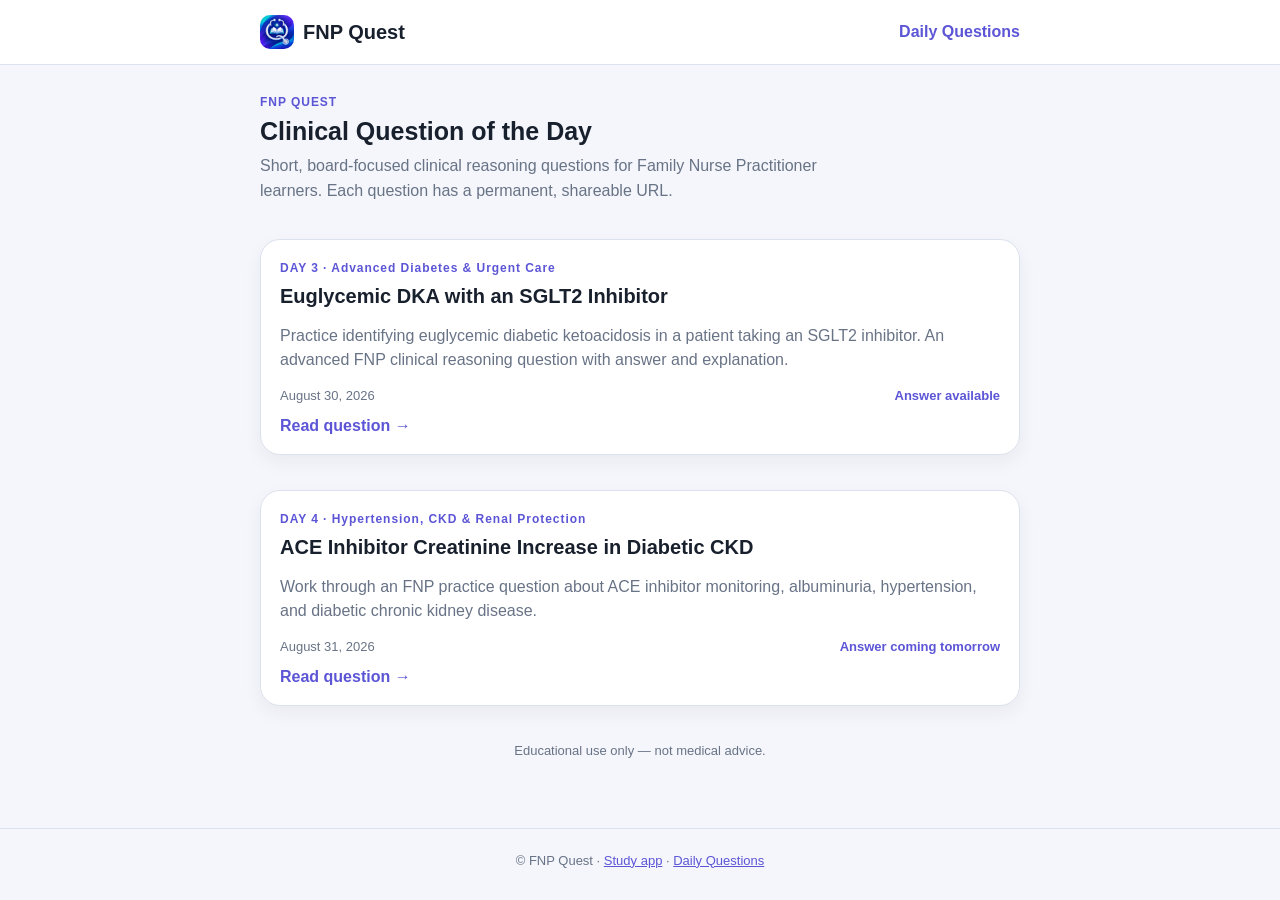
<file: daily-questions/index.html>
<!doctype html>
<html lang="en">
<head>
<meta charset="utf-8">
<meta name="viewport" content="width=device-width, initial-scale=1">
<meta name="theme-color" content="#332f78">
<meta name="description" content="Daily FNP clinical reasoning questions with permanent URLs, answer explanations, and clinical pearls.">
<meta name="google-site-verification" content="kCByl6_BlW4AxO4kpNWgG6kLkItAocLATnYZ11fbhNI">
<link rel="canonical" href="https://fnpquest.github.io/daily-questions/">
<meta property="og:type" content="website">
<meta property="og:site_name" content="FNP Quest">
<meta property="og:title" content="Daily Clinical Questions | FNP Quest">
<meta property="og:description" content="Daily FNP clinical reasoning questions with permanent URLs, answer explanations, and clinical pearls.">
<meta property="og:url" content="https://fnpquest.github.io/daily-questions/">
<meta property="og:image" content="https://fnpquest.github.io/assets/icons/app-icon-v1-512.png">
<meta property="og:image:alt" content="FNP Quest logo">
<meta name="twitter:card" content="summary">
<meta name="twitter:title" content="Daily Clinical Questions | FNP Quest">
<meta name="twitter:description" content="Daily FNP clinical reasoning questions with permanent URLs, answer explanations, and clinical pearls.">
<title>Daily Clinical Questions | FNP Quest</title>
<link rel="stylesheet" href="/css/styles.css?v=16.16">
<link rel="stylesheet" href="/daily-questions/daily-questions.css?v=16.16">
<script type="application/ld+json">{"@context":"https://schema.org","@type":"CollectionPage","name":"Daily Clinical Questions | FNP Quest","description":"Crawlable daily FNP clinical reasoning questions and answer explanations.","url":"https://fnpquest.github.io/daily-questions/","isPartOf":{"@type":"WebSite","name":"FNP Quest","url":"https://fnpquest.github.io/"}}</script>
</head>
<body>
<header class="dq-header"><div class="dq-container dq-header-inner"><a class="dq-brand" href="/" aria-label="FNP Quest home"><img src="/assets/icons/app-icon-v1-192.png" alt=""> <span>FNP Quest</span></a><a class="dq-archive-link" href="/daily-questions/">Daily Questions</a></div></header>
<main class="dq-container dq-main">
<p class="dq-kicker">FNP QUEST</p>
<h1>Clinical Question of the Day</h1>
<p class="dq-intro">Short, board-focused clinical reasoning questions for Family Nurse Practitioner learners. Each question has a permanent, shareable URL.</p>
<section class="dq-archive-list" aria-label="Daily Questions archive"><article class="dq-archive-card card"><p class="dq-kicker">DAY 3 · Advanced Diabetes &amp; Urgent Care</p><h2><a href="/daily-questions/day-3-euglycemic-dka/">Euglycemic DKA with an SGLT2 Inhibitor</a></h2><p>Practice identifying euglycemic diabetic ketoacidosis in a patient taking an SGLT2 inhibitor. An advanced FNP clinical reasoning question with answer and explanation.</p><div class="dq-archive-meta"><time datetime="2026-08-30">August 30, 2026</time><span>Answer available</span></div><a class="dq-read-link" href="/daily-questions/day-3-euglycemic-dka/">Read question →</a></article>
<article class="dq-archive-card card"><p class="dq-kicker">DAY 4 · Hypertension, CKD &amp; Renal Protection</p><h2><a href="/daily-questions/day-4-ace-inhibitor-creatinine/">ACE Inhibitor Creatinine Increase in Diabetic CKD</a></h2><p>Work through an FNP practice question about ACE inhibitor monitoring, albuminuria, hypertension, and diabetic chronic kidney disease.</p><div class="dq-archive-meta"><time datetime="2026-08-31">August 31, 2026</time><span>Answer coming tomorrow</span></div><a class="dq-read-link" href="/daily-questions/day-4-ace-inhibitor-creatinine/">Read question →</a></article></section>
<p class="dq-disclaimer">Educational use only — not medical advice.</p>
</main>
<footer class="dq-footer"><div class="dq-container">© FNP Quest · <a href="/">Study app</a> · <a href="/daily-questions/">Daily Questions</a></div></footer><script src="/daily-questions/daily-questions.js?v=16.16"></script>
</body>
</html>
</file>
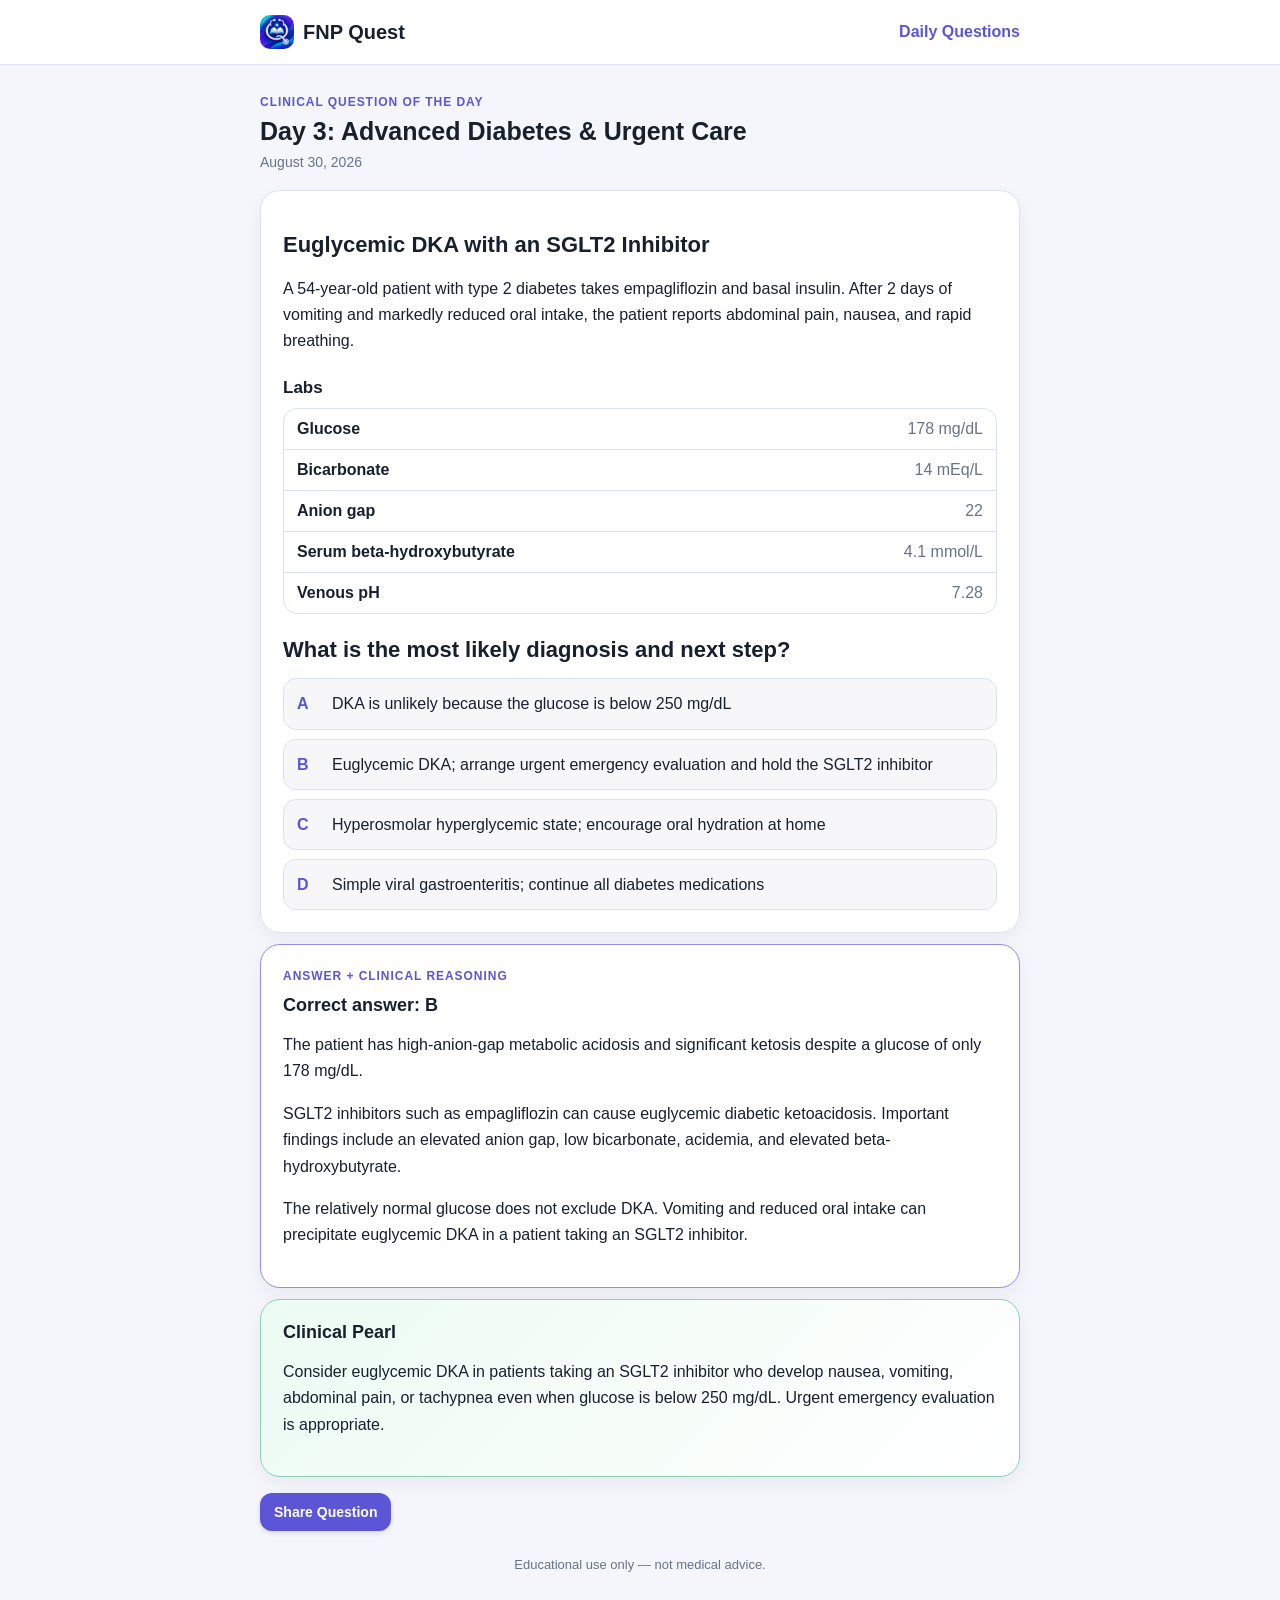
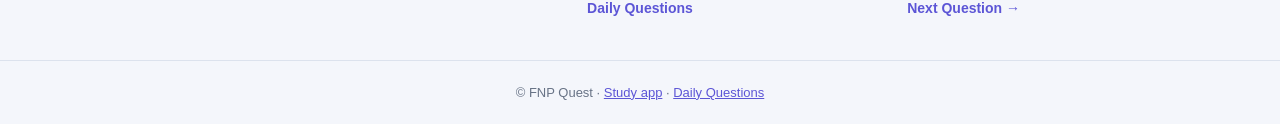
<file: daily-questions/day-3-euglycemic-dka/index.html>
<!doctype html>
<html lang="en">
<head>
<meta charset="utf-8">
<meta name="viewport" content="width=device-width, initial-scale=1">
<meta name="theme-color" content="#332f78">
<meta name="description" content="Practice identifying euglycemic diabetic ketoacidosis in a patient taking an SGLT2 inhibitor. An advanced FNP clinical reasoning question with answer and explanation.">
<meta name="google-site-verification" content="kCByl6_BlW4AxO4kpNWgG6kLkItAocLATnYZ11fbhNI">
<link rel="canonical" href="https://fnpquest.github.io/daily-questions/day-3-euglycemic-dka/">
<meta property="og:type" content="website">
<meta property="og:site_name" content="FNP Quest">
<meta property="og:title" content="Euglycemic DKA with SGLT2 Inhibitor | FNP Practice Question">
<meta property="og:description" content="Practice identifying euglycemic diabetic ketoacidosis in a patient taking an SGLT2 inhibitor. An advanced FNP clinical reasoning question with answer and explanation.">
<meta property="og:url" content="https://fnpquest.github.io/daily-questions/day-3-euglycemic-dka/">
<meta property="og:image" content="https://fnpquest.github.io/assets/icons/app-icon-v1-512.png">
<meta property="og:image:alt" content="FNP Quest logo">
<meta name="twitter:card" content="summary">
<meta name="twitter:title" content="Euglycemic DKA with SGLT2 Inhibitor | FNP Practice Question">
<meta name="twitter:description" content="Practice identifying euglycemic diabetic ketoacidosis in a patient taking an SGLT2 inhibitor. An advanced FNP clinical reasoning question with answer and explanation.">
<title>Euglycemic DKA with SGLT2 Inhibitor | FNP Practice Question</title>
<link rel="stylesheet" href="/css/styles.css?v=16.16">
<link rel="stylesheet" href="/daily-questions/daily-questions.css?v=16.16">
<script type="application/ld+json">{"@context":"https://schema.org","@type":"WebPage","name":"Euglycemic DKA with SGLT2 Inhibitor | FNP Practice Question","description":"Practice identifying euglycemic diabetic ketoacidosis in a patient taking an SGLT2 inhibitor. An advanced FNP clinical reasoning question with answer and explanation.","url":"https://fnpquest.github.io/daily-questions/day-3-euglycemic-dka/","datePublished":"2026-08-30","isPartOf":{"@type":"WebSite","name":"FNP Quest","url":"https://fnpquest.github.io/"},"about":{"@type":"Thing","name":"Advanced Diabetes & Urgent Care"},"mainEntity":{"@type":"Question","name":"What is the most likely diagnosis and next step?","acceptedAnswer":{"@type":"Answer","text":"B. The patient has high-anion-gap metabolic acidosis and significant ketosis despite a glucose of only 178 mg/dL. SGLT2 inhibitors such as empagliflozin can cause euglycemic diabetic ketoacidosis. Important findings include an elevated anion gap, low bicarbonate, acidemia, and elevated beta-hydroxybutyrate. The relatively normal glucose does not exclude DKA. Vomiting and reduced oral intake can precipitate euglycemic DKA in a patient taking an SGLT2 inhibitor."}}}</script>
</head>
<body>
<header class="dq-header"><div class="dq-container dq-header-inner"><a class="dq-brand" href="/" aria-label="FNP Quest home"><img src="/assets/icons/app-icon-v1-192.png" alt=""> <span>FNP Quest</span></a><a class="dq-archive-link" href="/daily-questions/">Daily Questions</a></div></header>
<main class="dq-container dq-main">
<p class="dq-kicker">CLINICAL QUESTION OF THE DAY</p>
<h1>Day 3: Advanced Diabetes &amp; Urgent Care</h1>
<p class="dq-date"><time datetime="2026-08-30">August 30, 2026</time></p>
<article class="dq-question card">
<h2>Euglycemic DKA with an SGLT2 Inhibitor</h2>
<div class="dq-scenario"><p>A 54-year-old patient with type 2 diabetes takes empagliflozin and basal insulin. After 2 days of vomiting and markedly reduced oral intake, the patient reports abdominal pain, nausea, and rapid breathing.</p></div>
<section class="dq-labs" aria-label="Clinical findings"><h2>Labs</h2><dl><div><dt>Glucose</dt><dd>178 mg/dL</dd></div><div><dt>Bicarbonate</dt><dd>14 mEq/L</dd></div><div><dt>Anion gap</dt><dd>22</dd></div><div><dt>Serum beta-hydroxybutyrate</dt><dd>4.1 mmol/L</dd></div><div><dt>Venous pH</dt><dd>7.28</dd></div></dl></section>
<h2 class="dq-prompt">What is the most likely diagnosis and next step?</h2>
<ol class="dq-choices"><li><span class="dq-choice-label">A</span><span>DKA is unlikely because the glucose is below 250 mg/dL</span></li><li><span class="dq-choice-label">B</span><span>Euglycemic DKA; arrange urgent emergency evaluation and hold the SGLT2 inhibitor</span></li><li><span class="dq-choice-label">C</span><span>Hyperosmolar hyperglycemic state; encourage oral hydration at home</span></li><li><span class="dq-choice-label">D</span><span>Simple viral gastroenteritis; continue all diabetes medications</span></li></ol>
</article>
<section class="dq-answer card"><p class="dq-kicker">ANSWER + CLINICAL REASONING</p><h2>Correct answer: B</h2><p>The patient has high-anion-gap metabolic acidosis and significant ketosis despite a glucose of only 178 mg/dL.</p><p>SGLT2 inhibitors such as empagliflozin can cause euglycemic diabetic ketoacidosis. Important findings include an elevated anion gap, low bicarbonate, acidemia, and elevated beta-hydroxybutyrate.</p><p>The relatively normal glucose does not exclude DKA. Vomiting and reduced oral intake can precipitate euglycemic DKA in a patient taking an SGLT2 inhibitor.</p></section><section class="dq-pearl card"><h2>Clinical Pearl</h2><p>Consider euglycemic DKA in patients taking an SGLT2 inhibitor who develop nausea, vomiting, abdominal pain, or tachypnea even when glucose is below 250 mg/dL. Urgent emergency evaluation is appropriate.</p></section>
<div class="dq-actions"><button type="button" class="dq-share-button" data-share-title="Day 3: Euglycemic DKA with an SGLT2 Inhibitor">Share Question</button><span class="dq-share-status" role="status" aria-live="polite"></span></div>
<p class="dq-disclaimer">Educational use only — not medical advice.</p>
<nav class="dq-pagination" aria-label="Daily question navigation"><span></span><a href="/daily-questions/">Daily Questions</a><a href="/daily-questions/day-4-ace-inhibitor-creatinine/">Next Question →</a></nav>
</main>
<footer class="dq-footer"><div class="dq-container">© FNP Quest · <a href="/">Study app</a> · <a href="/daily-questions/">Daily Questions</a></div></footer><script src="/daily-questions/daily-questions.js?v=16.16"></script>
</body>
</html>
</file>
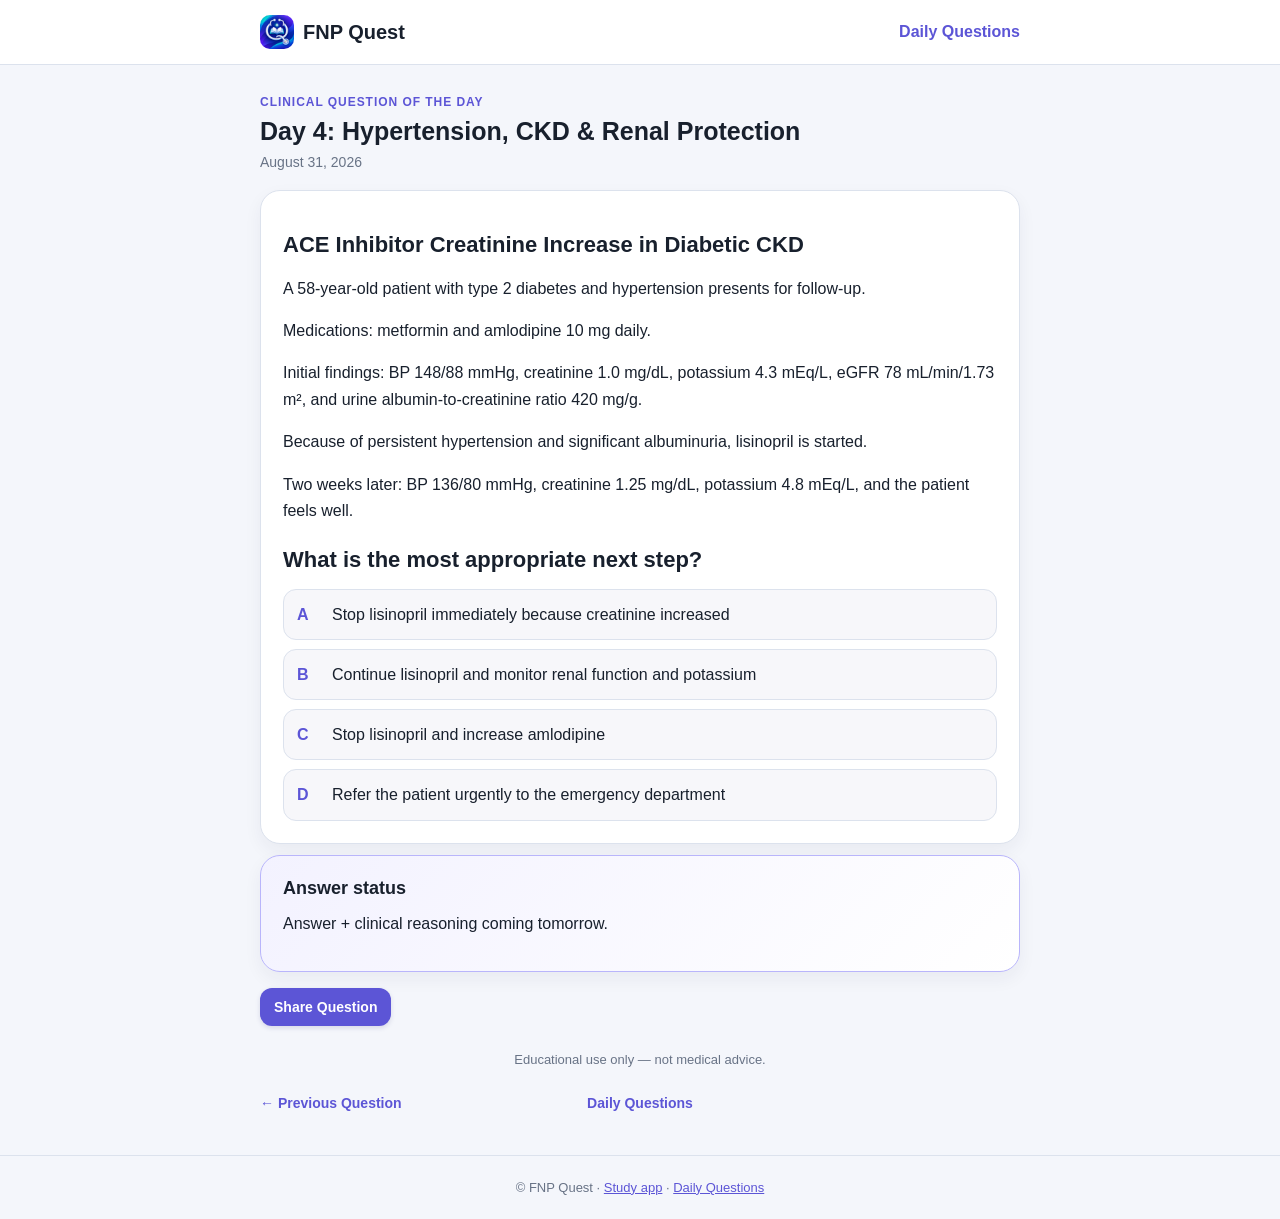
<file: daily-questions/day-4-ace-inhibitor-creatinine/index.html>
<!doctype html>
<html lang="en">
<head>
<meta charset="utf-8">
<meta name="viewport" content="width=device-width, initial-scale=1">
<meta name="theme-color" content="#332f78">
<meta name="description" content="Work through an FNP practice question about ACE inhibitor monitoring, albuminuria, hypertension, and diabetic chronic kidney disease.">
<meta name="google-site-verification" content="kCByl6_BlW4AxO4kpNWgG6kLkItAocLATnYZ11fbhNI">
<link rel="canonical" href="https://fnpquest.github.io/daily-questions/day-4-ace-inhibitor-creatinine/">
<meta property="og:type" content="website">
<meta property="og:site_name" content="FNP Quest">
<meta property="og:title" content="ACE Inhibitor Creatinine Increase in Diabetic CKD | FNP Practice Question">
<meta property="og:description" content="Work through an FNP practice question about ACE inhibitor monitoring, albuminuria, hypertension, and diabetic chronic kidney disease.">
<meta property="og:url" content="https://fnpquest.github.io/daily-questions/day-4-ace-inhibitor-creatinine/">
<meta property="og:image" content="https://fnpquest.github.io/assets/icons/app-icon-v1-512.png">
<meta property="og:image:alt" content="FNP Quest logo">
<meta name="twitter:card" content="summary">
<meta name="twitter:title" content="ACE Inhibitor Creatinine Increase in Diabetic CKD | FNP Practice Question">
<meta name="twitter:description" content="Work through an FNP practice question about ACE inhibitor monitoring, albuminuria, hypertension, and diabetic chronic kidney disease.">
<title>ACE Inhibitor Creatinine Increase in Diabetic CKD | FNP Practice Question</title>
<link rel="stylesheet" href="/css/styles.css?v=16.16">
<link rel="stylesheet" href="/daily-questions/daily-questions.css?v=16.16">
<script type="application/ld+json">{"@context":"https://schema.org","@type":"WebPage","name":"ACE Inhibitor Creatinine Increase in Diabetic CKD | FNP Practice Question","description":"Work through an FNP practice question about ACE inhibitor monitoring, albuminuria, hypertension, and diabetic chronic kidney disease.","url":"https://fnpquest.github.io/daily-questions/day-4-ace-inhibitor-creatinine/","datePublished":"2026-08-31","isPartOf":{"@type":"WebSite","name":"FNP Quest","url":"https://fnpquest.github.io/"},"about":{"@type":"Thing","name":"Hypertension, CKD & Renal Protection"}}</script>
</head>
<body>
<header class="dq-header"><div class="dq-container dq-header-inner"><a class="dq-brand" href="/" aria-label="FNP Quest home"><img src="/assets/icons/app-icon-v1-192.png" alt=""> <span>FNP Quest</span></a><a class="dq-archive-link" href="/daily-questions/">Daily Questions</a></div></header>
<main class="dq-container dq-main">
<p class="dq-kicker">CLINICAL QUESTION OF THE DAY</p>
<h1>Day 4: Hypertension, CKD &amp; Renal Protection</h1>
<p class="dq-date"><time datetime="2026-08-31">August 31, 2026</time></p>
<article class="dq-question card">
<h2>ACE Inhibitor Creatinine Increase in Diabetic CKD</h2>
<div class="dq-scenario"><p>A 58-year-old patient with type 2 diabetes and hypertension presents for follow-up.</p><p>Medications: metformin and amlodipine 10 mg daily.</p><p>Initial findings: BP 148/88 mmHg, creatinine 1.0 mg/dL, potassium 4.3 mEq/L, eGFR 78 mL/min/1.73 m², and urine albumin-to-creatinine ratio 420 mg/g.</p><p>Because of persistent hypertension and significant albuminuria, lisinopril is started.</p><p>Two weeks later: BP 136/80 mmHg, creatinine 1.25 mg/dL, potassium 4.8 mEq/L, and the patient feels well.</p></div>

<h2 class="dq-prompt">What is the most appropriate next step?</h2>
<ol class="dq-choices"><li><span class="dq-choice-label">A</span><span>Stop lisinopril immediately because creatinine increased</span></li><li><span class="dq-choice-label">B</span><span>Continue lisinopril and monitor renal function and potassium</span></li><li><span class="dq-choice-label">C</span><span>Stop lisinopril and increase amlodipine</span></li><li><span class="dq-choice-label">D</span><span>Refer the patient urgently to the emergency department</span></li></ol>
</article>
<section class="dq-answer-unavailable card"><h2>Answer status</h2><p>Answer + clinical reasoning coming tomorrow.</p></section>
<div class="dq-actions"><button type="button" class="dq-share-button" data-share-title="Day 4: ACE Inhibitor Creatinine Increase in Diabetic CKD">Share Question</button><span class="dq-share-status" role="status" aria-live="polite"></span></div>
<p class="dq-disclaimer">Educational use only — not medical advice.</p>
<nav class="dq-pagination" aria-label="Daily question navigation"><a href="/daily-questions/day-3-euglycemic-dka/">← Previous Question</a><a href="/daily-questions/">Daily Questions</a><span></span></nav>
</main>
<footer class="dq-footer"><div class="dq-container">© FNP Quest · <a href="/">Study app</a> · <a href="/daily-questions/">Daily Questions</a></div></footer><script src="/daily-questions/daily-questions.js?v=16.16"></script>
</body>
</html>
</file>
<file: css/styles.css>
:root{--bg:#f5f6fa;--card:#fff;--text:#172033;--muted:#687083;--accent:#5b5bd6;--green:#1fa66a;--red:#d95b5b;--line:#e5e7ef}
*{box-sizing:border-box}body{margin:0;background:var(--bg);font-family:-apple-system,BlinkMacSystemFont,"SF Pro Display","Segoe UI",sans-serif;color:var(--text)}
.app{max-width:460px;margin:auto;min-height:100vh;padding:16px 15px 90px}.top{display:flex;justify-content:space-between;align-items:center;margin-bottom:14px}.logo{font-size:21px;font-weight:800;display:flex;align-items:center;gap:9px}.brand-icon{width:34px;height:34px;border-radius:10px;display:block}.avatar{width:40px;height:40px;border-radius:50%;background:#fff;border:1px solid var(--line);display:grid;place-items:center}
.page{display:none}.page.active{display:block}.card{background:var(--card);border:1px solid var(--line);border-radius:20px;padding:17px;margin:11px 0;box-shadow:0 2px 8px #17203308}.hero{background:linear-gradient(135deg,#5959d2,#8672e8);color:#fff;border:0}.row{display:flex;justify-content:space-between;align-items:center}.small{font-size:12px;color:var(--muted)}.hero .small{color:#eee}.big{font-size:27px;font-weight:850}.bar{height:8px;background:#ffffff42;border-radius:10px;overflow:hidden;margin:10px 0 6px}.bar i{display:block;height:100%;width:0;background:#fff;border-radius:10px;transition:.3s}
h1{font-size:25px;margin:5px 0 8px}h2{font-size:18px;margin:18px 0 8px}h3{font-size:16px;margin:0 0 5px}.pill{display:inline-block;background:#f0f0ff;color:var(--accent);padding:5px 9px;border-radius:20px;font-size:12px;font-weight:700}
button{border:0;border-radius:12px;padding:10px 13px;background:var(--accent);color:white;font-weight:750;font-size:14px}.secondary{background:#eeeef7;color:var(--text)}.option{width:100%;text-align:left;background:#f7f7fa;color:var(--text);border:1px solid var(--line);margin:6px 0}.option.correct{background:#e7f7ef;border-color:#76d1a5}.option.wrong{background:#fdeaea;border-color:#e49a9a}
.lesson p,.lesson li,.explain{line-height:1.55;color:#3f4858}.mission{display:flex;justify-content:space-between;align-items:center;gap:10px}.mission p{margin:0;color:var(--muted);font-size:13px}.xp{font-weight:800;color:var(--accent);white-space:nowrap}.explain{background:#f1f2ff;border-radius:14px;padding:13px;margin-top:12px}
.grid{display:grid;grid-template-columns:1fr 1fr;gap:10px}.nav{position:fixed;bottom:0;left:0;right:0;height:70px;background:#fff;border-top:1px solid var(--line);display:flex;justify-content:center;gap:26px;align-items:center}.nav button{background:none;color:var(--muted);padding:4px 7px}.nav button.active{color:var(--accent)}
.toast{position:fixed;top:18px;left:50%;transform:translateX(-50%);background:#172033;color:#fff;padding:11px 17px;border-radius:30px;font-weight:750;display:none;z-index:10}

/* v13.5 Dark Mode navigation contrast fix */
body.dark .bottom-nav,
body.dark .bottom-nav a,
body.dark .bottom-nav button,
body.dark .bottom-nav .nav-item,
body.dark .bottom-nav span,
body.dark .bottom-nav svg {
  color: #f3f4f6 !important;
  fill: currentColor;
}
body.dark .bottom-nav .active,
body.dark .bottom-nav a.active,
body.dark .bottom-nav button.active {
  color: #ffffff !important;
}


/* v13.5: ensure fixed bottom navigation remains readable in dark theme */
body.dark nav,
body.dark nav a,
body.dark nav button {
  color: #f3f4f6 !important;
}


/* v13.6 Dark Mode comprehensive text/quiz contrast fix */
html[data-theme="dark"] .option{
  background:#20252e!important;
  color:#f7f9fc!important;
  border-color:#46505f!important;
}
html[data-theme="dark"] .option.correct{
  background:#183a2a!important;
  color:#ffffff!important;
  border-color:#4fc487!important;
}
html[data-theme="dark"] .option.wrong{
  background:#442326!important;
  color:#ffffff!important;
  border-color:#e58b8b!important;
}
html[data-theme="dark"] .secondary{
  background:#2a303a!important;
  color:#f7f9fc!important;
  border:1px solid #46505f!important;
}
html[data-theme="dark"] .nav{
  background:#11151b!important;
  border-top-color:#303642!important;
}
html[data-theme="dark"] .nav button,
html[data-theme="dark"] .nav button.active{
  color:#f2f4f7!important;
}
html[data-theme="dark"] .nav button.active{
  color:#ffffff!important;
}
html[data-theme="dark"] .quiz,
html[data-theme="dark"] .quiz h1,
html[data-theme="dark"] .quiz h2,
html[data-theme="dark"] .quiz h3,
html[data-theme="dark"] .quiz p{
  color:#f2f4f7!important;
}
html[data-theme="dark"] .quiz .small,
html[data-theme="dark"] .quiz .muted{
  color:#aeb7c4!important;
}


/* v13.7 Dark Mode answer explanation contrast fix */
html[data-theme="dark"] .explain{
  background:#20252e!important;
  color:#f7f9fc!important;
  border:1px solid #46505f!important;
}
html[data-theme="dark"] .explain *,
html[data-theme="dark"] .explain p,
html[data-theme="dark"] .explain div,
html[data-theme="dark"] .explain span,
html[data-theme="dark"] .explain strong,
html[data-theme="dark"] .explain b{
  color:#f7f9fc!important;
}
html[data-theme="dark"] .explain .small,
html[data-theme="dark"] .explain .muted{
  color:#d5dbe4!important;
}



:root{--bg:#f6f7fb;--card:#fff;--text:#18202a;--muted:#687083;--border:#e1e5ec;--input:#fff}
html[data-theme="dark"]{--bg:#101318;--card:#181c23;--text:#f2f4f7;--muted:#aab2bf;--border:#303642;--input:#20252e}
html[data-theme="dark"] body{background:var(--bg)!important;color:var(--text)!important}
html[data-theme="dark"] .card,html[data-theme="dark"] .modal,html[data-theme="dark"] .panel,html[data-theme="dark"] .box{background:var(--card)!important;color:var(--text)!important;border-color:var(--border)!important}
html[data-theme="dark"] input,html[data-theme="dark"] textarea,html[data-theme="dark"] select{background:var(--input)!important;color:var(--text)!important;border-color:var(--border)!important}
html[data-theme="dark"] .small,html[data-theme="dark"] .muted{color:var(--muted)!important}
html[data-theme="dark"] a{color:#9bc7ff}
#fnpThemeToggle{position:fixed;right:14px;top:12px;z-index:9998;border:1px solid var(--border);background:var(--card);color:var(--text);border-radius:999px;padding:7px 11px;font-size:12px;box-shadow:0 4px 16px rgba(0,0,0,.12)}
@media(max-width:520px){.top{padding-right:94px}}


html[data-theme="dark"]{
  --bg:#0b0f14;
  --card:#171c24;
  --text:#f7f9fc;
  --muted:#c3cad5;
  --border:#3a4350;
  --input:#202631;
}
html[data-theme="dark"] body,
html[data-theme="dark"] h1,
html[data-theme="dark"] h2,
html[data-theme="dark"] h3,
html[data-theme="dark"] h4,
html[data-theme="dark"] h5,
html[data-theme="dark"] h6,
html[data-theme="dark"] p,
html[data-theme="dark"] li,
html[data-theme="dark"] label,
html[data-theme="dark"] span,
html[data-theme="dark"] div{
  color:var(--text);
}
html[data-theme="dark"] .small,
html[data-theme="dark"] .muted,
html[data-theme="dark"] .sub,
html[data-theme="dark"] .secondary-text{
  color:var(--muted)!important;
}
html[data-theme="dark"] input,
html[data-theme="dark"] textarea,
html[data-theme="dark"] select{
  color:#f7f9fc!important;
  background:#202631!important;
  caret-color:#fff;
}
html[data-theme="dark"] input::placeholder,
html[data-theme="dark"] textarea::placeholder{
  color:#aeb7c4!important;
  opacity:1;
}
html[data-theme="dark"] button{
  color:#f7f9fc;
}
html[data-theme="dark"] .card,
html[data-theme="dark"] .modal,
html[data-theme="dark"] .panel,
html[data-theme="dark"] .box{
  border-color:#3a4350!important;
}
html[data-theme="dark"] a{
  color:#8fc5ff!important;
}

/* v14.9 — visual contrast, borders, and iPhone safe-area refinement */
:root{
  --bg:#f4f6fb;
  --card:#ffffff;
  --text:#18202d;
  --muted:#687386;
  --line:#dce2ed;
  --accent:#5c55d6;
}
body{background:var(--bg);}
.app{padding:calc(16px + env(safe-area-inset-top)) 15px calc(106px + env(safe-area-inset-bottom));}
.card{
  border:1px solid var(--line);
  box-shadow:0 7px 18px rgba(30,42,68,.055);
}
.hero{border:1px solid rgba(78,67,194,.40);box-shadow:0 10px 24px rgba(82,73,204,.20);}
.mission{border-color:#d8dfeb;}
.mission button{
  flex:0 0 auto;
  min-width:82px;
  background:var(--accent);
  color:#fff;
  border:1px solid rgba(47,39,142,.42);
  box-shadow:0 3px 8px rgba(56,47,164,.18);
}
button{border:1px solid transparent;box-shadow:0 2px 5px rgba(45,40,115,.14);}
.secondary{border-color:#d5dbe8;box-shadow:none;}
.avatar{border-color:#d5dbe8;box-shadow:0 2px 6px rgba(30,42,68,.06);}
.nav{
  height:calc(74px + env(safe-area-inset-bottom));
  padding-bottom:env(safe-area-inset-bottom);
  background:rgba(255,255,255,.97);
  border-top:1px solid #d8dfeb;
  box-shadow:0 -8px 22px rgba(30,42,68,.10);
}
.nav button{min-width:58px;font-weight:750;}
#fnpThemeToggle{border-color:#cbd3e0;box-shadow:0 5px 16px rgba(30,42,68,.16);}

html[data-theme="dark"]{
  --bg:#0b1018;
  --card:#171e29;
  --text:#f7f9fd;
  --muted:#bdc7d7;
  --line:#344154;
  --border:#344154;
  --input:#202a37;
}
html[data-theme="dark"] .card{
  background:#171e29!important;
  border:1px solid #344154!important;
  box-shadow:0 8px 20px rgba(0,0,0,.24);
}
html[data-theme="dark"] .hero{
  border-color:#7771ef!important;
  box-shadow:0 10px 26px rgba(0,0,0,.32);
}
html[data-theme="dark"] .mission{border-color:#344154!important;}
html[data-theme="dark"] .mission p{color:#bdc7d7!important;}
html[data-theme="dark"] .mission button{
  background:#7069ed!important;
  color:#fff!important;
  border-color:#9c98ff!important;
  box-shadow:0 3px 10px rgba(0,0,0,.30);
}
html[data-theme="dark"] .nav{
  background:rgba(12,17,26,.98)!important;
  border-top-color:#344154!important;
  box-shadow:0 -8px 22px rgba(0,0,0,.35);
}
html[data-theme="dark"] .nav button{color:#c8d1df!important;}
html[data-theme="dark"] .nav button:hover,html[data-theme="dark"] .nav button:focus{color:#fff!important;}
html[data-theme="dark"] .secondary{
  background:#273243!important;
  color:#f7f9fd!important;
  border-color:#4a5a72!important;
}
html[data-theme="dark"] #fnpThemeToggle{
  background:#1d2633!important;
  color:#f7f9fd!important;
  border-color:#4a5a72!important;
}
html[data-theme="dark"] [style*="color:#687083"]{color:#bdc7d7!important;}

html[data-theme="dark"] #fnpUpdateBanner > div{
  background:#171e29!important;
  color:#f7f9fd!important;
  border-color:#4a5a72!important;
}
html[data-theme="dark"] #fnpUpdateBanner button{
  background:#7069ed!important;
  color:#fff!important;
  border-color:#9c98ff!important;
}
html[data-theme="dark"] #fnpUpdateBanner button[onclick*="remove"]{
  background:#273243!important;
  color:#f7f9fd!important;
  border-color:#4a5a72!important;
}

/* v16.4 — home entry point for crawlable Daily Questions */
.daily-questions-home{display:flex;align-items:center;justify-content:space-between;gap:14px;}
.daily-questions-home h3{margin-bottom:5px;}
.daily-questions-home p{margin:0;line-height:1.45;}
.daily-questions-link{flex:0 0 auto;color:var(--accent);font-size:14px;font-weight:800;text-decoration:none;}
html[data-theme="dark"] .daily-questions-link{color:#aaa6ff!important;}
@media(max-width:390px){.daily-questions-home{align-items:flex-start;flex-direction:column}.daily-questions-link{padding-top:2px;}}

/* v14.46 — expandable course groups for a compact mobile curriculum */
.course-group{margin:13px 0 20px;}
.course-toggle{
  width:100%;display:flex;align-items:center;justify-content:space-between;gap:12px;
  padding:15px 16px;text-align:left;background:var(--card);color:var(--text);
  border:1px solid var(--line);border-radius:17px;box-shadow:0 5px 14px rgba(30,42,68,.055);
}
.course-toggle strong{display:block;font-size:16px;line-height:1.25;}
.course-toggle-meta{display:block;margin-top:4px;}
.course-chevron{font-size:23px;line-height:1;color:var(--accent);font-weight:800;}
.course-content{padding-top:2px;}
.course-content > .small{margin:10px 2px 5px;line-height:1.45;}
.course-content[hidden]{display:none;}
html[data-theme="dark"] .course-toggle{
  background:#171e29!important;color:#f7f9fd!important;border-color:#344154!important;
  box-shadow:0 7px 18px rgba(0,0,0,.24);
}
html[data-theme="dark"] .course-toggle .small{color:#bdc7d7!important;}
html[data-theme="dark"] .course-chevron{color:#a9a5ff!important;}

/* Public-launch trust, privacy, and support surfaces */
.trust-card{margin-top:22px;}
.trust-actions{display:flex;flex-wrap:wrap;gap:8px;margin-top:12px;}
.trust-actions button{flex:1 1 125px;}
.danger-secondary{display:inline-block;margin-top:10px;background:#fff1f1;color:#a72f2f;border:1px solid #e4a5a5;box-shadow:none;}
.action-link{display:inline-block;margin-top:8px;padding:10px 13px;border-radius:12px;background:var(--accent);color:#fff;text-decoration:none;font-weight:750;font-size:14px;}
.resource-list{padding-left:20px;line-height:1.7;}
.content-safety{margin-top:18px;padding:13px;border:1px solid var(--line);border-radius:14px;background:#f7f7fa;color:#3f4858;font-size:12px;line-height:1.5;}
.inline-link{padding:0;background:none;color:var(--accent);border:0;box-shadow:none;text-decoration:underline;font-size:inherit;}
html[data-theme="dark"] .danger-secondary{background:#3b2328!important;color:#ffd9de!important;border-color:#8f4d58!important;}
html[data-theme="dark"] .content-safety{background:#20252e!important;color:#f7f9fc!important;border-color:#46505f!important;}
html[data-theme="dark"] .action-link{color:#fff!important;}

/* v14.17 — lesson phase label must remain readable in Dark Mode */
html[data-theme="dark"] .lesson .pill{
  background:#302d61!important;
  color:#f3f1ff!important;
  border:1px solid #9892ff!important;
  box-shadow:inset 0 1px 0 rgba(255,255,255,.08);
}

/* v14.55 — Board-Ready Challenge */
.board-ready-card{background:linear-gradient(145deg,#191c3f,#392f78);color:#fff;border-color:#6961c8;box-shadow:0 12px 28px rgba(42,35,105,.25)}
.board-ready-card h3{font-size:19px;margin-top:10px}.board-ready-card p{line-height:1.5;color:#e7e5ff}.board-ready-card .small{color:#cbc8f5}.board-ready-card button{margin-top:14px;background:#fff;color:#30286f;border-color:#fff}
.advanced-pill{background:#f2b84b;color:#332407;border:1px solid #ffd889;letter-spacing:.04em}
.advanced-home-status{display:flex;align-items:flex-start;justify-content:space-between;gap:12px;margin-top:12px}.advanced-home-status span{text-align:right}
.advanced-heading{padding:15px 2px 3px}.advanced-heading h1{margin-top:10px}.advanced-heading p{font-size:13px;line-height:1.55}
.advanced-stat-grid{display:grid;grid-template-columns:repeat(3,1fr);gap:8px}.advanced-stat-grid .card{padding:13px 10px;text-align:center;margin:8px 0}.advanced-stat-grid h2{margin:6px 0 0;font-size:20px}
.advanced-lesson-row{display:flex;align-items:center;justify-content:space-between;gap:12px}.advanced-lesson-row h3{line-height:1.35}.advanced-lesson-row p{margin:5px 0 0}.advanced-lesson-row.locked{opacity:.72}.advanced-lock{min-width:74px;text-align:center;color:var(--muted);font-size:12px;font-weight:750}
.advanced-meta{display:flex;flex-wrap:wrap;gap:6px;margin:12px 0}.advanced-meta span{display:inline-block;padding:5px 8px;border-radius:999px;background:#eeeef9;color:#423a91;font-size:11px;font-weight:800}
.advanced-question-card h2{font-size:18px;line-height:1.48;margin-top:12px}.advanced-explain{padding:15px}.advanced-feedback{font-size:16px;margin-bottom:10px}.advanced-summary{margin:0 0 14px;line-height:1.55}.advanced-rationale{padding:10px 11px;border:1px solid var(--line);border-radius:12px;margin:7px 0;background:var(--card);font-size:13px;line-height:1.48}.advanced-rationale.correct{border-color:#62bf91;background:#eaf8f1}.advanced-rationale.selected-wrong{border-color:#db8b8b;background:#fff0f0}.advanced-rationale b{display:block;margin-bottom:4px}.advanced-sources{border-top:1px solid var(--line);margin-top:13px;padding-top:11px}.advanced-sources a{display:block;font-size:12px;line-height:1.45;margin:5px 0}.advanced-result-hero p{color:#f4f1ff;line-height:1.5}.advanced-domain-row{margin:12px 0}.advanced-domain-label{display:flex;justify-content:space-between;gap:10px;font-size:13px;font-weight:750}.advanced-domain-bar{height:8px;background:#e8e9f1;border-radius:999px;overflow:hidden;margin-top:6px}.advanced-domain-bar i{display:block;height:100%;background:var(--accent);border-radius:999px}.advanced-loading{opacity:.65;pointer-events:none}
html[data-theme="dark"] .board-ready-card{background:linear-gradient(145deg,#20264a,#3b3377)!important;border-color:#8179e5!important}.board-ready-card h3,.board-ready-card b{color:#fff!important}html[data-theme="dark"] .board-ready-card p{color:#e8e7ff!important}html[data-theme="dark"] .board-ready-card .small{color:#cbc8f5!important}html[data-theme="dark"] .board-ready-card button{background:#f7f6ff!important;color:#30286f!important;border-color:#fff!important}
html[data-theme="dark"] .advanced-pill{background:#e6aa39!important;color:#251900!important;border-color:#ffd477!important}
html[data-theme="dark"] .advanced-meta span{background:#302d61!important;color:#f3f1ff!important;border:1px solid #7770cc!important}
html[data-theme="dark"] .advanced-rationale{background:#202a37!important;border-color:#46546a!important;color:#f7f9fc!important}html[data-theme="dark"] .advanced-rationale.correct{background:#183a2a!important;border-color:#4fc487!important}html[data-theme="dark"] .advanced-rationale.selected-wrong{background:#442326!important;border-color:#e58b8b!important}
html[data-theme="dark"] .advanced-domain-bar{background:#2b3442!important}html[data-theme="dark"] .advanced-domain-bar i{background:#8e88ff!important}
@media(max-width:360px){.advanced-stat-grid{grid-template-columns:1fr}.advanced-stat-grid .card{text-align:left}.advanced-home-status{display:block}.advanced-home-status span{display:block;text-align:left;margin-top:5px}}

/* Registered-account gate and offline PWA access */
.access-gate{position:fixed;inset:0;z-index:10000;display:flex;align-items:center;justify-content:center;padding:20px;background:linear-gradient(160deg,rgba(34,31,96,.96),rgba(15,22,38,.98));overflow:auto}
.access-gate[hidden]{display:none}
.access-gate-card{width:min(100%,420px);padding:26px 22px;background:var(--card);color:var(--text);border:1px solid var(--line);border-radius:24px;box-shadow:0 24px 70px rgba(5,9,22,.38);text-align:center}
.access-gate-icon{width:70px;height:70px;border-radius:20px;box-shadow:0 8px 22px rgba(34,31,96,.22)}
.access-pill{display:table;margin:14px auto 8px;background:#ecebff;color:#3c3686;border:1px solid #c4c0ff}
.access-gate-card h1{margin:10px 0 8px;font-size:25px}
.access-gate-card>p{line-height:1.5}
.access-gate-card input{width:100%;padding:13px 14px;margin:6px 0;border:1px solid var(--line);border-radius:13px;background:var(--input,#fff);color:var(--text);font-size:16px}
.access-gate-actions{display:grid;grid-template-columns:1fr 1fr;gap:9px;margin-top:8px}
.access-gate-actions button{width:100%}
.access-offline-note{display:flex;align-items:flex-start;gap:9px;margin-top:16px;padding:12px;text-align:left;border:1px solid var(--line);border-radius:13px;background:var(--bg);font-size:12px;line-height:1.45}
.access-offline-note b{white-space:nowrap;color:var(--accent)}
.access-legal{display:flex;justify-content:center;flex-wrap:wrap;gap:12px;margin-top:15px}
.access-legal .inline-link{font-size:12px}
body.access-locked{overflow:hidden}
html[data-theme="dark"] .access-gate-card{background:#171e29!important;color:#f7f9fd!important;border-color:#4a5a72!important}
html[data-theme="dark"] .access-pill{background:#302d61!important;color:#f3f1ff!important;border-color:#7770cc!important}
html[data-theme="dark"] .access-gate-card input{background:#202a37!important;color:#f7f9fd!important;border-color:#4a5a72!important}
html[data-theme="dark"] .access-gate-card input::placeholder{color:#aeb9c9}
html[data-theme="dark"] .access-offline-note{background:#202a37!important;border-color:#46546a!important;color:#d7deea!important}
@media(max-width:360px){.access-gate{padding:12px}.access-gate-card{padding:21px 16px}.access-gate-actions{grid-template-columns:1fr}}

/* Lesson Read Aloud */
.read-aloud-controls{margin:14px 0 20px;padding:14px;border:1px solid #cfd5e2;border-radius:16px;background:#f7f8fc;color:var(--text)}
.read-aloud-title{font-size:16px;font-weight:800;margin-bottom:10px}
.read-aloud-actions{display:flex;flex-wrap:wrap;gap:8px}
.read-aloud-actions button,.read-aloud-rate{min-height:44px;border:1px solid transparent;padding:10px 12px;touch-action:manipulation}
.read-aloud-actions button:focus-visible,.read-aloud-rate:focus-visible{outline:3px solid #948dff;outline-offset:2px}
.read-aloud-actions button:disabled,.read-aloud-rate:disabled{opacity:.52;cursor:not-allowed}
.read-aloud-speed{display:flex;align-items:center;flex-wrap:wrap;gap:9px;margin-top:12px;font-size:13px;font-weight:750}
.read-aloud-rate-options{display:flex;flex-wrap:wrap;gap:6px}
.read-aloud-rate{min-width:54px;background:#fff;color:var(--text);border-color:#cfd5e2}
.read-aloud-rate.active,.read-aloud-rate[aria-pressed="true"]{background:var(--accent);border-color:var(--accent);color:#fff}
.read-aloud-status{min-height:20px;margin:10px 0 0!important;color:var(--muted)!important;font-size:13px;line-height:1.45!important}
html[data-theme="dark"] .read-aloud-controls{background:#202631!important;color:#f7f9fc!important;border-color:#46546a!important}
html[data-theme="dark"] .read-aloud-title{color:#f7f9fc!important}
html[data-theme="dark"] .read-aloud-rate{background:#171c24!important;color:#f7f9fc!important;border-color:#59667a!important}
html[data-theme="dark"] .read-aloud-rate.active,html[data-theme="dark"] .read-aloud-rate[aria-pressed="true"]{background:#7069e8!important;color:#fff!important;border-color:#aaa5ff!important}
html[data-theme="dark"] .read-aloud-actions button:disabled,html[data-theme="dark"] .read-aloud-rate:disabled{opacity:.58}
html[data-theme="dark"] .read-aloud-status{color:#c3cad5!important}
@media(max-width:390px){.read-aloud-actions button{flex:1 1 calc(50% - 8px)}.read-aloud-speed{align-items:flex-start;flex-direction:column}.read-aloud-rate-options{width:100%}.read-aloud-rate{flex:1 1 calc(25% - 6px);min-width:48px;padding-left:7px;padding-right:7px}}

/* Lesson 13 ECG teaching figures */
.ecg-learning-note{margin:15px 0;padding:13px 14px;border:1px solid #b8c5dd;border-left:4px solid var(--accent);border-radius:13px;background:#f3f5fb;color:#334155;line-height:1.55}
.ecg-figure{margin:15px 0 18px;padding:10px;border:1px solid #cfd7e5;border-radius:16px;background:#f7f8fb;box-shadow:0 4px 12px rgba(23,32,51,.06);overflow:hidden}
.ecg-figure img{display:block;width:100%;height:auto;border:1px solid #e6a9a9;border-radius:11px;background:#fff}
.ecg-figure figcaption{padding:10px 4px 2px;color:#465267;font-size:13px;line-height:1.5}
html[data-theme="dark"] .ecg-learning-note{background:#202a37!important;color:#e7edf7!important;border-color:#52647f!important;border-left-color:#8f89ff!important}
html[data-theme="dark"] .ecg-figure{background:#202a37!important;border-color:#465773!important;box-shadow:0 6px 16px rgba(0,0,0,.24)}
html[data-theme="dark"] .ecg-figure figcaption{color:#d4ddea!important}
@media(max-width:390px){.ecg-figure{margin-left:-2px;margin-right:-2px;padding:7px;border-radius:13px}.ecg-figure figcaption{font-size:12px;padding:9px 3px 2px}}
</file>
<file: daily-questions/daily-questions.css>
.dq-header{background:var(--card);border-bottom:1px solid var(--line);position:sticky;top:0;z-index:4}.dq-container{width:min(760px,calc(100% - 30px));margin:0 auto}.dq-header-inner{min-height:64px;display:flex;align-items:center;justify-content:space-between;gap:16px}.dq-brand{display:flex;align-items:center;gap:9px;color:var(--text);font-size:20px;font-weight:800;text-decoration:none}.dq-brand img{width:34px;height:34px;border-radius:10px}.dq-archive-link,.dq-read-link{color:var(--accent);font-weight:750;text-decoration:none}.dq-main{padding:30px 0 44px}.dq-kicker{color:var(--accent)!important;font-size:12px;font-weight:800;letter-spacing:.08em;margin:0 0 8px}.dq-date{color:var(--muted);font-size:14px;margin:0 0 20px}.dq-intro{color:var(--muted);line-height:1.55;max-width:620px;margin:0 0 24px}.dq-question,.dq-answer,.dq-answer-unavailable,.dq-pearl{padding:22px}.dq-question h2{font-size:22px;line-height:1.3}.dq-scenario p,.dq-answer p,.dq-pearl p{line-height:1.65;color:var(--text)}.dq-labs{margin:20px 0}.dq-labs h2,.dq-prompt{font-size:17px;margin-top:22px}.dq-labs dl{border:1px solid var(--line);border-radius:14px;overflow:hidden;margin:9px 0}.dq-labs dl div{display:grid;grid-template-columns:minmax(0,1fr) auto;gap:14px;padding:11px 13px;border-bottom:1px solid var(--line)}.dq-labs dl div:last-child{border-bottom:0}.dq-labs dt{font-weight:750}.dq-labs dd{margin:0;color:var(--muted);text-align:right}.dq-choices{list-style:none;padding:0;margin:14px 0 0;display:grid;gap:9px}.dq-choices li{display:flex;align-items:flex-start;gap:10px;padding:13px;border-radius:13px;background:#f7f7fa;border:1px solid var(--line);line-height:1.45}.dq-choice-label{flex:0 0 25px;font-weight:850;color:var(--accent)}.dq-answer{border-color:#928df1}.dq-answer h2{margin-top:0}.dq-answer-unavailable{background:linear-gradient(135deg,#f3f2ff,#ffffff);border-color:#b9b5fb}.dq-answer-unavailable h2,.dq-pearl h2{margin-top:0}.dq-pearl{border-color:#8bd0af;background:linear-gradient(135deg,#ecfbf3,#ffffff)}.dq-actions{display:flex;align-items:center;gap:12px;margin:16px 0}.dq-share-button{background:var(--accent);color:#fff}.dq-share-status{font-size:13px;color:var(--muted)}.dq-disclaimer{font-size:13px;color:var(--muted);text-align:center;margin:26px 0}.dq-pagination{display:grid;grid-template-columns:1fr auto 1fr;gap:10px;align-items:center;margin:28px 0 0}.dq-pagination a{color:var(--accent);font-size:14px;font-weight:750;text-decoration:none}.dq-pagination a:first-child{text-align:left}.dq-pagination a:last-child{text-align:right}.dq-footer{border-top:1px solid var(--line);padding:24px 0 calc(24px + env(safe-area-inset-bottom));color:var(--muted);font-size:13px;text-align:center}.dq-footer a{color:var(--accent)}.dq-archive-list{display:grid;gap:13px}.dq-archive-card{padding:19px}.dq-archive-card h2{margin:5px 0 8px;font-size:20px}.dq-archive-card h2 a{color:var(--text);text-decoration:none}.dq-archive-card p{line-height:1.5;color:var(--muted)}.dq-archive-meta{display:flex;justify-content:space-between;gap:12px;color:var(--muted);font-size:13px;margin:14px 0}.dq-archive-meta span{color:var(--accent);font-weight:750}
html[data-theme="dark"] .dq-header{background:#171e29!important;border-color:#344154!important}.dq-brand{color:var(--text)!important}html[data-theme="dark"] .dq-choices li{background:#202a37!important;border-color:#46546a!important;color:var(--text)!important}html[data-theme="dark"] .dq-labs dl,html[data-theme="dark"] .dq-labs dl div{border-color:#46546a!important}html[data-theme="dark"] .dq-answer-unavailable{background:linear-gradient(135deg,#282551,#171e29)!important;border-color:#7771ef!important}html[data-theme="dark"] .dq-pearl{background:linear-gradient(135deg,#163a2b,#171e29)!important;border-color:#4fc487!important}html[data-theme="dark"] .dq-archive-card h2 a{color:var(--text)!important}
@media(max-width:540px){.dq-main{padding-top:22px}.dq-question,.dq-answer,.dq-answer-unavailable,.dq-pearl{padding:17px}.dq-question h2{font-size:20px}.dq-labs dl div{grid-template-columns:1fr}.dq-labs dd{text-align:left}.dq-pagination{grid-template-columns:1fr 1fr}.dq-pagination a:nth-child(2){grid-column:1 / -1;grid-row:2;text-align:center}.dq-pagination a:last-child{text-align:right}.dq-header-inner{min-height:59px}.dq-brand{font-size:18px}}
</file>
